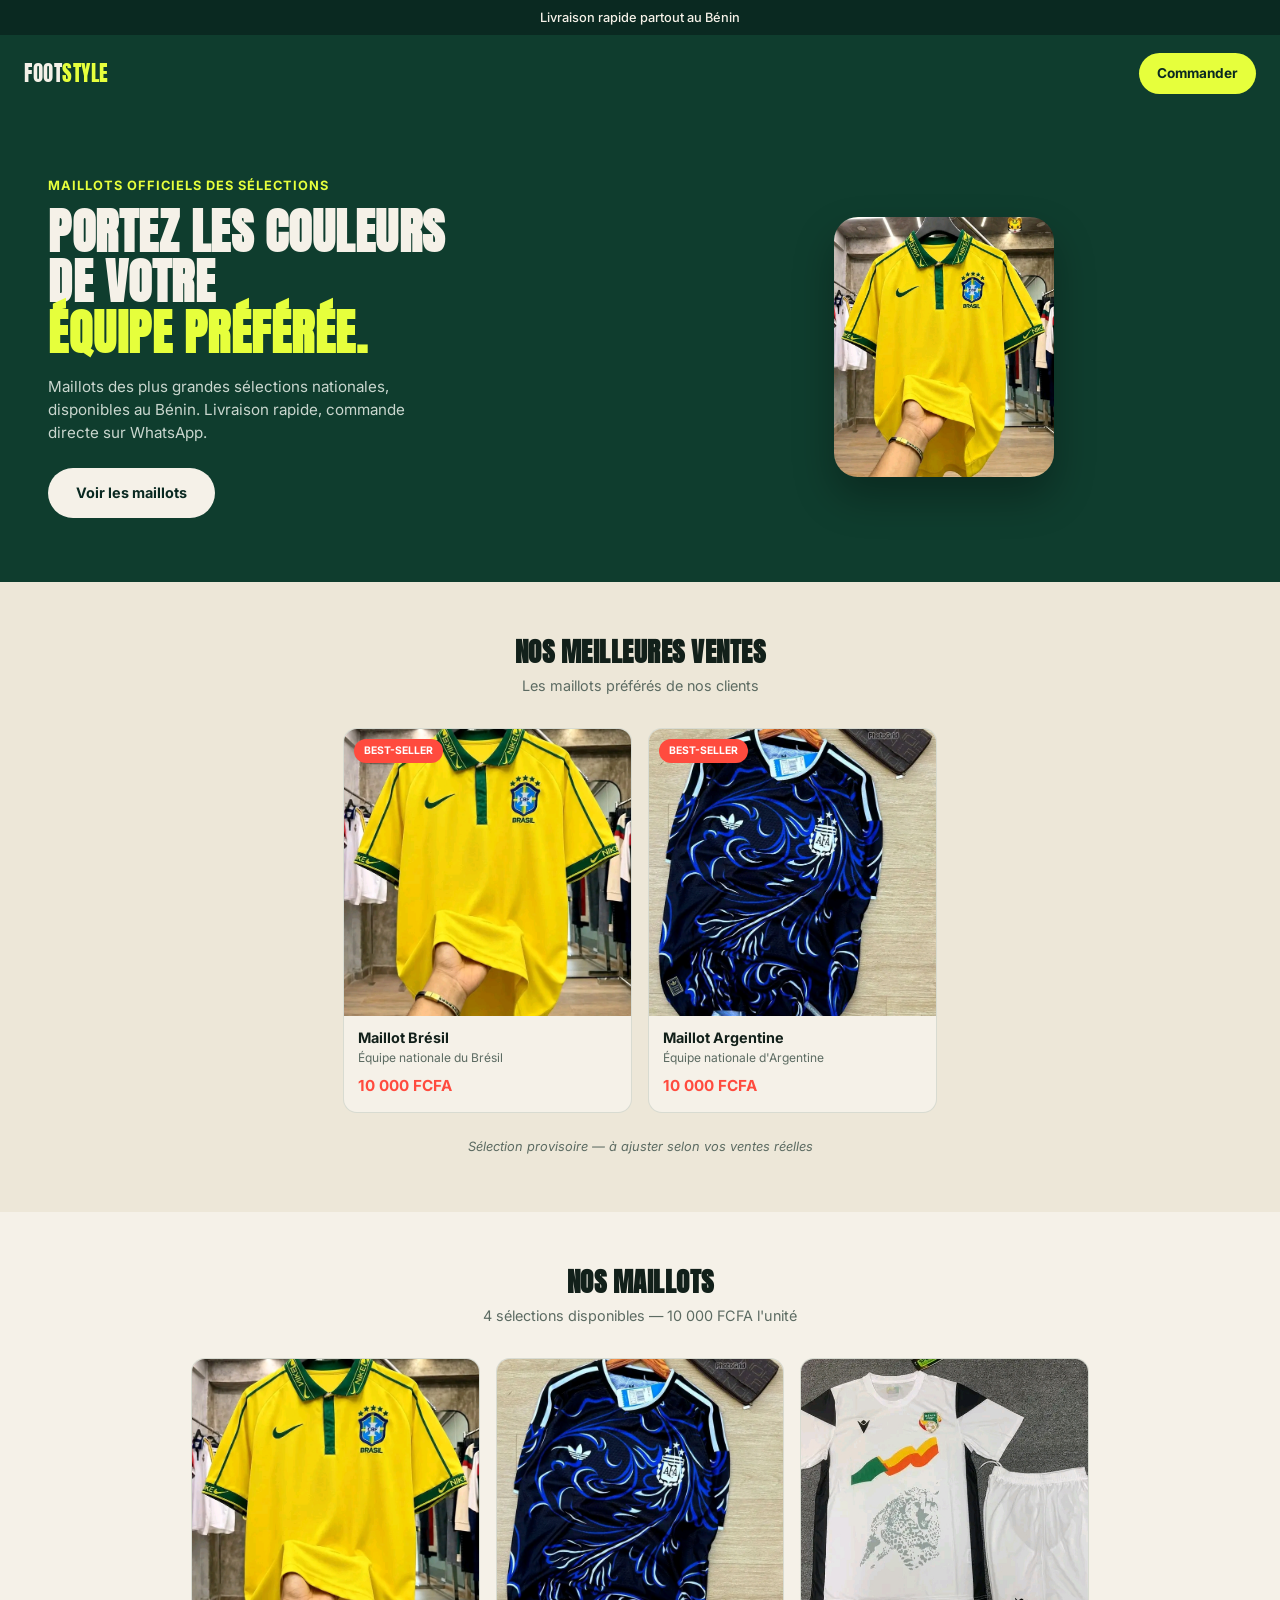
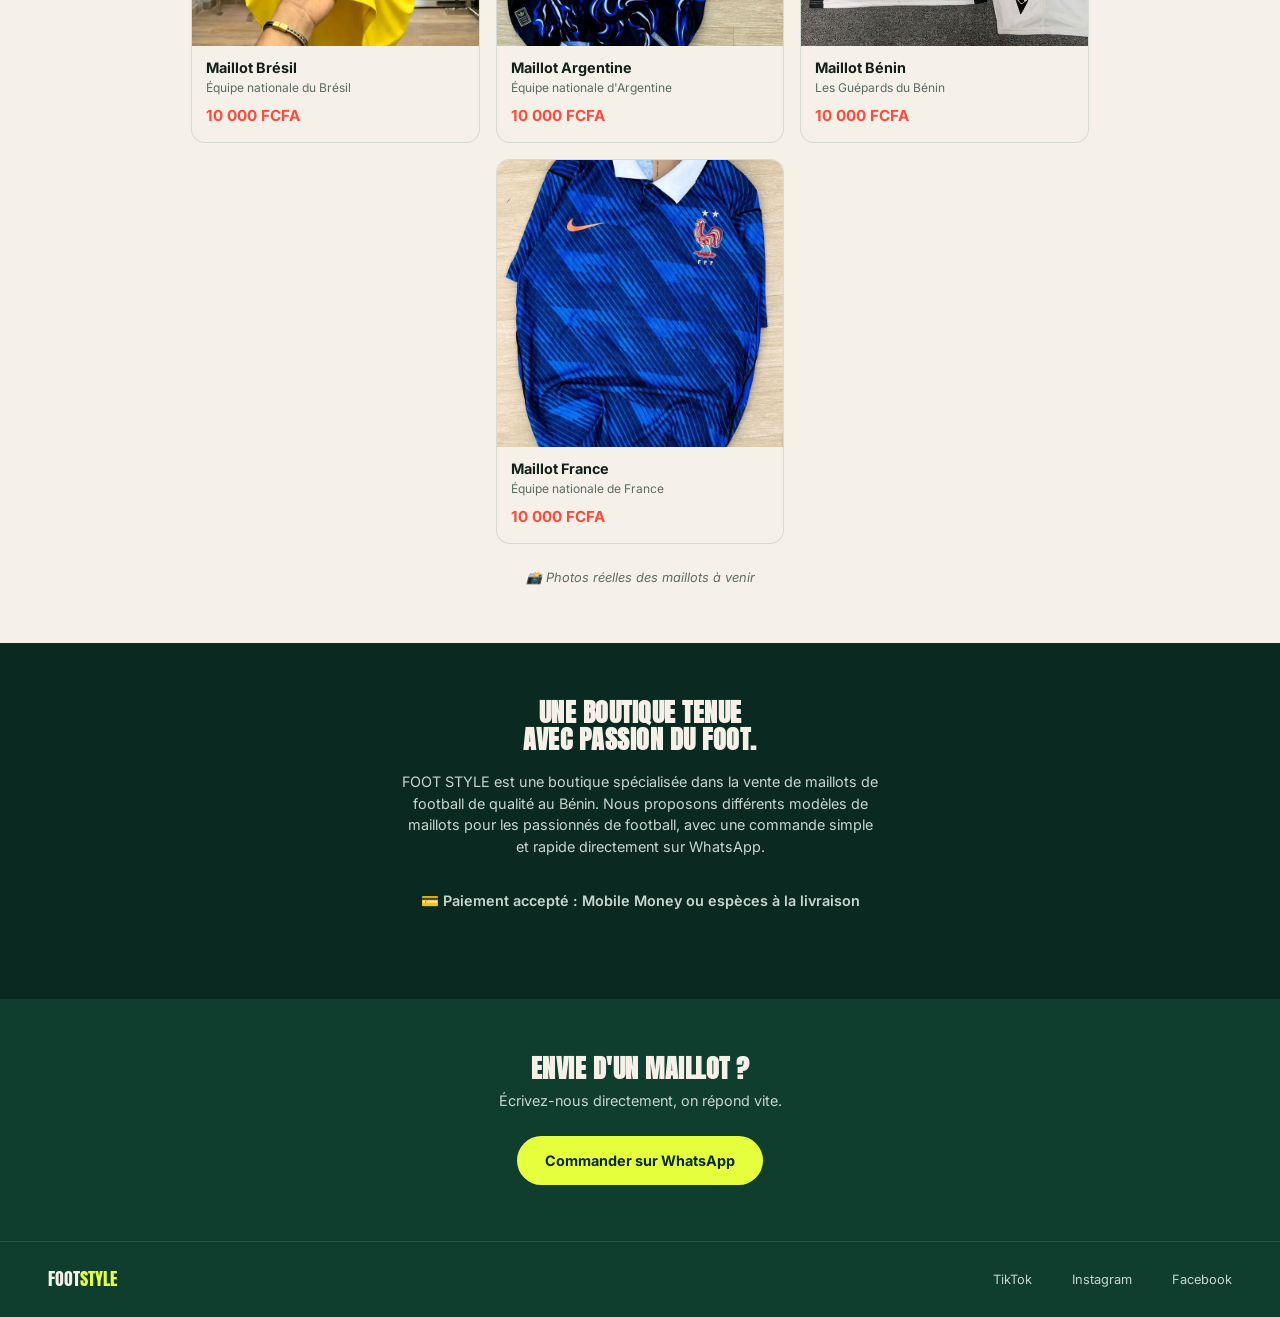
<file: index.html>
<!DOCTYPE html>
<html lang="fr">
<head>
  <meta charset="UTF-8">
  <meta name="viewport" content="width=device-width, initial-scale=1.0">
  <title>Foot Style — Maillots de football au Bénin</title>
  <link rel="preconnect" href="https://fonts.googleapis.com">
  <link href="https://fonts.googleapis.com/css2?family=Anton&family=Inter:wght@400;500;600;700&display=swap" rel="stylesheet">
  <link rel="stylesheet" href="style.css">
</head>
<body>

  <!-- Bandeau annonce -->
  <div class="announce">Livraison rapide partout au Bénin</div>

  <!-- Navigation -->
  <header class="nav">
    <div class="nav-logo">FOOT<span>STYLE</span></div>
    <a href="https://wa.me/2290146393031" class="nav-whatsapp">Commander</a>
  </header>

  <!-- Hero -->
  <section class="hero">
    <div class="hero-text">
      <p class="hero-kicker">Maillots officiels des sélections</p>
      <h1>Portez les couleurs<br>de votre<br><span>équipe préférée.</span></h1>
      <p class="hero-sub">Maillots des plus grandes sélections nationales, disponibles au Bénin. Livraison rapide, commande directe sur WhatsApp.</p>
      <a href="#catalogue" class="hero-cta">Voir les maillots</a>
    </div>
    <div class="hero-visual">
      <img src="bresil.jpg" alt="Maillot Brésil" class="jersey-big-img">
    </div>
  </section>

  <!-- Meilleures ventes -->
  <section class="section bestsellers">
    <div class="section-head">
      <h2>Nos meilleures ventes</h2>
      <p>Les maillots préférés de nos clients</p>
    </div>
    <div class="product-grid">

      <article class="product-card">
        <div class="product-badge">Best-seller</div>
        <img src="bresil.jpg" alt="Maillot Brésil" class="product-image">
        <div class="product-info">
          <h3>Maillot Brésil</h3>
          <p class="product-detail">Équipe nationale du Brésil</p>
          <p class="product-price">10 000 FCFA</p>
        </div>
      </article>

      <article class="product-card">
        <div class="product-badge">Best-seller</div>
        <img src="argentine.jpg" alt="Maillot Argentine" class="product-image">
        <div class="product-info">
          <h3>Maillot Argentine</h3>
          <p class="product-detail">Équipe nationale d'Argentine</p>
          <p class="product-price">10 000 FCFA</p>
        </div>
      </article>

    </div>
    <p class="catalogue-note">Sélection provisoire — à ajuster selon vos ventes réelles</p>
  </section>

  <!-- Catalogue -->
  <section class="section catalogue" id="catalogue">
    <div class="section-head">
      <h2>Nos maillots</h2>
      <p>4 sélections disponibles — 10 000 FCFA l'unité</p>
    </div>
    <div class="product-grid">

      <article class="product-card">
        <img src="bresil.jpg" alt="Maillot Brésil" class="product-image">
        <div class="product-info">
          <h3>Maillot Brésil</h3>
          <p class="product-detail">Équipe nationale du Brésil</p>
          <p class="product-price">10 000 FCFA</p>
        </div>
      </article>

      <article class="product-card">
        <img src="argentine.jpg" alt="Maillot Argentine" class="product-image">
        <div class="product-info">
          <h3>Maillot Argentine</h3>
          <p class="product-detail">Équipe nationale d'Argentine</p>
          <p class="product-price">10 000 FCFA</p>
        </div>
      </article>

      <article class="product-card">
        <img src="benin.jpg" alt="Maillot Bénin" class="product-image">
        <div class="product-info">
          <h3>Maillot Bénin</h3>
          <p class="product-detail">Les Guépards du Bénin</p>
          <p class="product-price">10 000 FCFA</p>
        </div>
      </article>

      <article class="product-card">
        <img src="france.jpg" alt="Maillot France" class="product-image">
        <div class="product-info">
          <h3>Maillot France</h3>
          <p class="product-detail">Équipe nationale de France</p>
          <p class="product-price">10 000 FCFA</p>
        </div>
      </article>

    </div>
    <p class="catalogue-note">📸 Photos réelles des maillots à venir</p>
  </section>

  <!-- À propos -->
  <section class="about">
    <div class="about-content">
      <h2>Une boutique tenue<br>avec passion du foot.</h2>
      <p>FOOT STYLE est une boutique spécialisée dans la vente de maillots de football de qualité au Bénin. Nous proposons différents modèles de maillots pour les passionnés de football, avec une commande simple et rapide directement sur WhatsApp.</p>
      <p class="payment-note">💳 Paiement accepté : Mobile Money ou espèces à la livraison</p>
    </div>
  </section>

  <!-- Footer -->
  <footer class="footer">
    <div class="footer-cta">
      <h2>Envie d'un maillot ?</h2>
      <p>Écrivez-nous directement, on répond vite.</p>
      <a href="https://wa.me/2290146393031" class="footer-whatsapp">Commander sur WhatsApp</a>
    </div>
    <div class="footer-bottom">
      <div class="footer-logo">FOOT<span>STYLE</span></div>
      <div class="footer-social">
        <a href="https://www.tiktok.com/@libre.avant.26ans" target="_blank">TikTok</a>
        <a href="https://www.instagram.com/denis_ari29" target="_blank">Instagram</a>
        <a href="https://www.facebook.com/profile.php?id=61584294372078" target="_blank">Facebook</a>
      </div>
    </div>
  </footer>

</body>
</html>
</file>
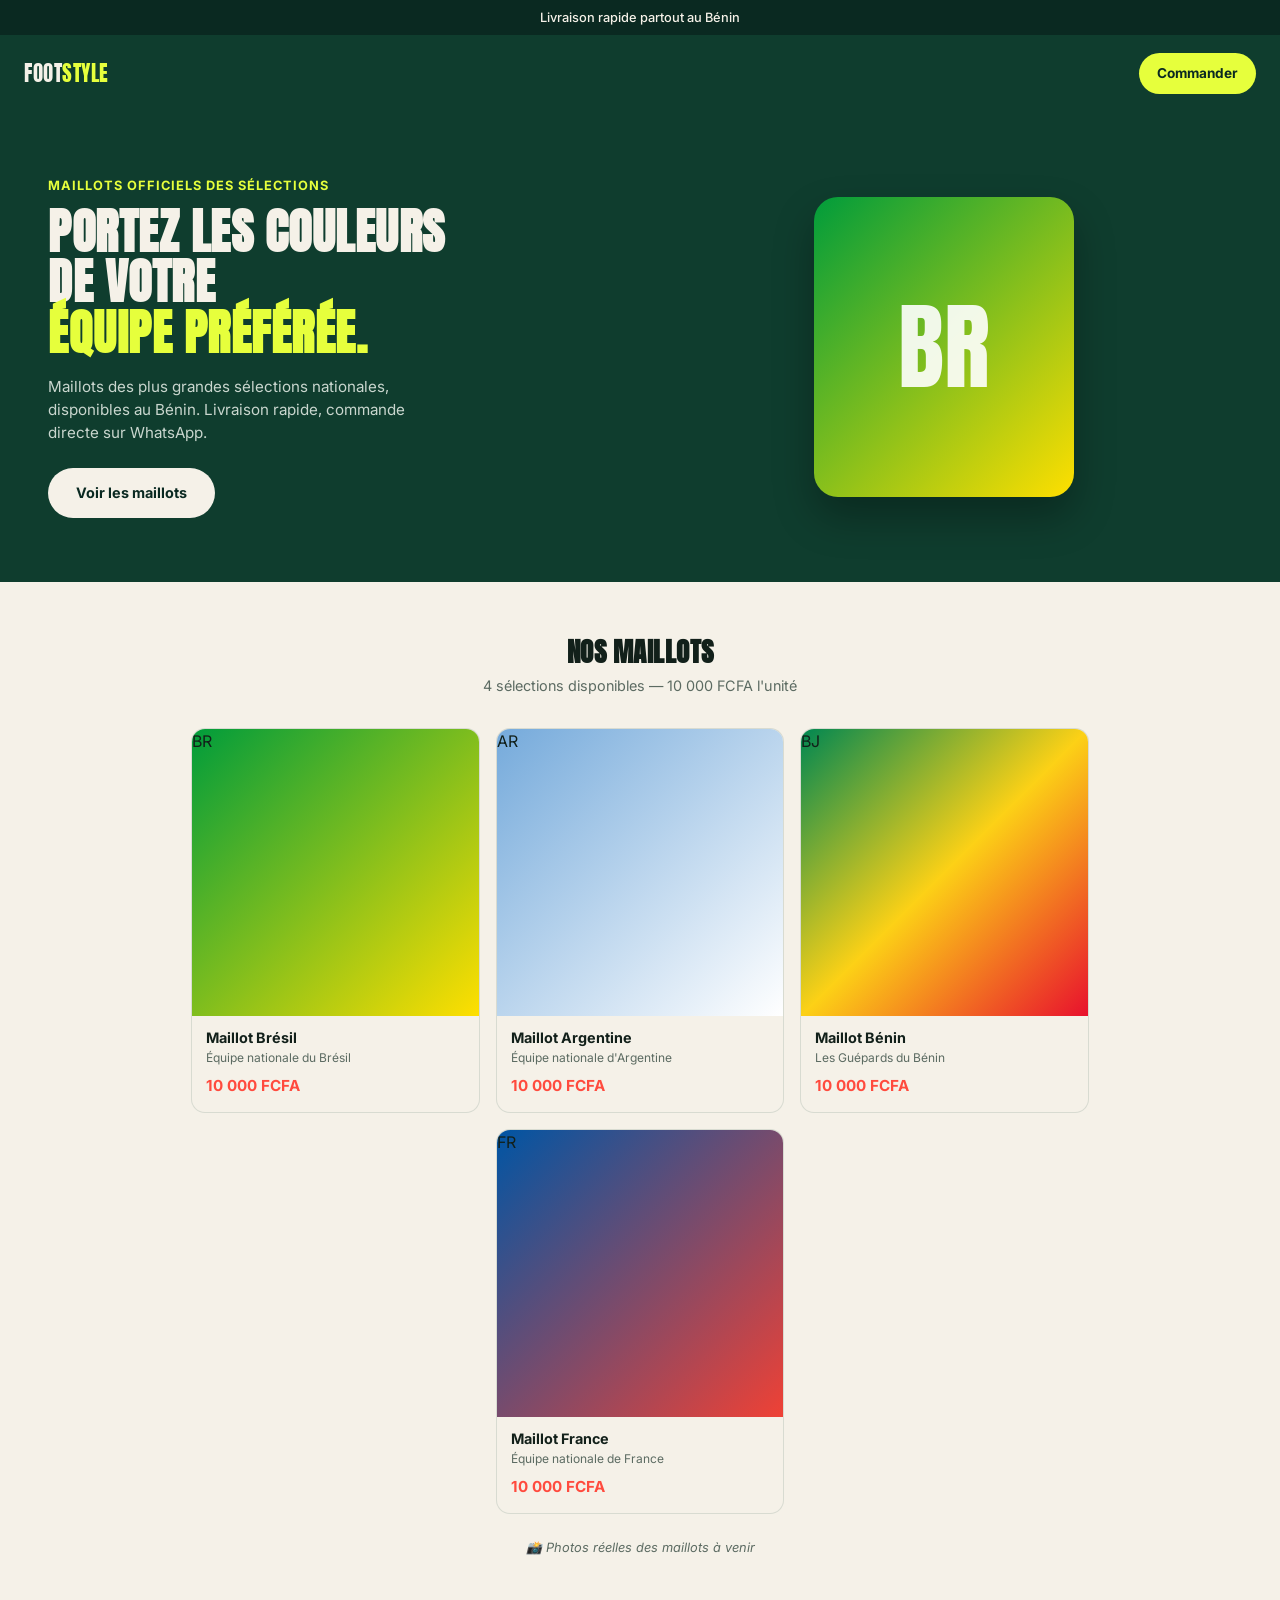
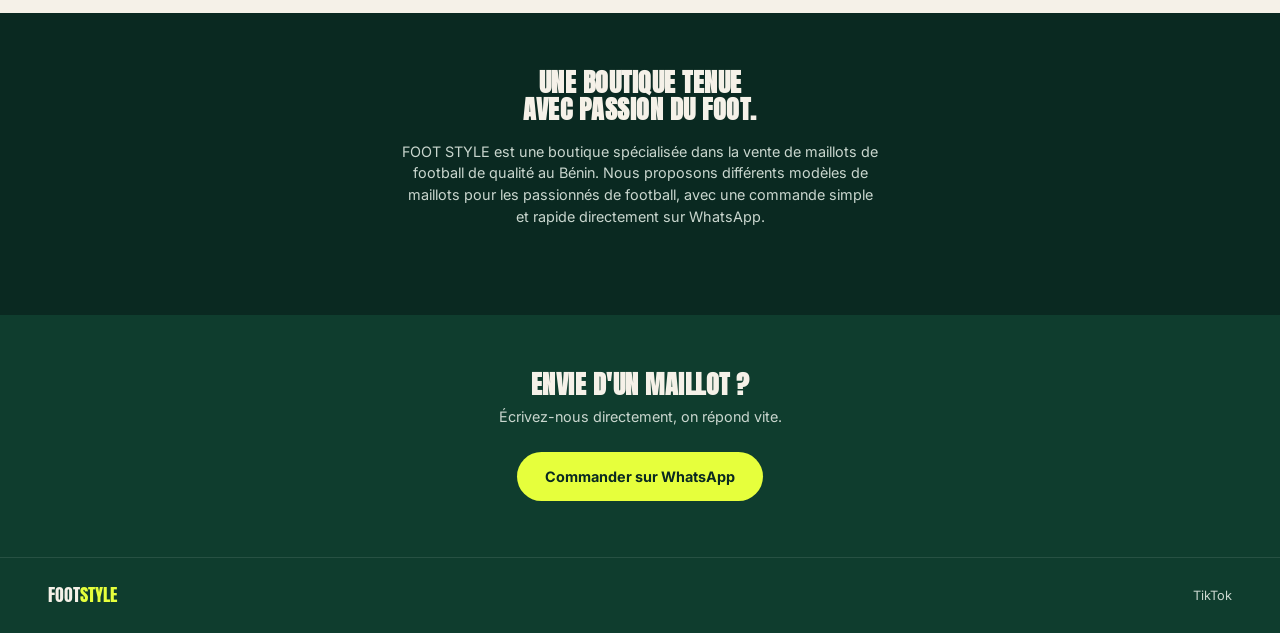
<file: index-5.html>
<!DOCTYPE html>
<html lang="fr">
<head>
  <meta charset="UTF-8">
  <meta name="viewport" content="width=device-width, initial-scale=1.0">
  <title>Foot Style — Maillots de football au Bénin</title>
  <link rel="preconnect" href="https://fonts.googleapis.com">
  <link href="https://fonts.googleapis.com/css2?family=Anton&family=Inter:wght@400;500;600;700&display=swap" rel="stylesheet">
  <link rel="stylesheet" href="style.css">
</head>
<body>

  <!-- Bandeau annonce -->
  <div class="announce">Livraison rapide partout au Bénin</div>

  <!-- Navigation -->
  <header class="nav">
    <div class="nav-logo">FOOT<span>STYLE</span></div>
    <a href="https://wa.me/2290146393031" class="nav-whatsapp">Commander</a>
  </header>

  <!-- Hero -->
  <section class="hero">
    <div class="hero-text">
      <p class="hero-kicker">Maillots officiels des sélections</p>
      <h1>Portez les couleurs<br>de votre<br><span>équipe préférée.</span></h1>
      <p class="hero-sub">Maillots des plus grandes sélections nationales, disponibles au Bénin. Livraison rapide, commande directe sur WhatsApp.</p>
      <a href="#catalogue" class="hero-cta">Voir les maillots</a>
    </div>
    <div class="hero-visual">
      <div class="jersey-big flag-bresil"><span>BR</span></div>
    </div>
  </section>

  <!-- Catalogue -->
  <section class="section catalogue" id="catalogue">
    <div class="section-head">
      <h2>Nos maillots</h2>
      <p>4 sélections disponibles — 10 000 FCFA l'unité</p>
    </div>
    <div class="product-grid">

      <article class="product-card">
        <div class="product-image flag-bresil"><span>BR</span></div>
        <div class="product-info">
          <h3>Maillot Brésil</h3>
          <p class="product-detail">Équipe nationale du Brésil</p>
          <p class="product-price">10 000 FCFA</p>
        </div>
      </article>

      <article class="product-card">
        <div class="product-image flag-argentine"><span>AR</span></div>
        <div class="product-info">
          <h3>Maillot Argentine</h3>
          <p class="product-detail">Équipe nationale d'Argentine</p>
          <p class="product-price">10 000 FCFA</p>
        </div>
      </article>

      <article class="product-card">
        <div class="product-image flag-benin"><span>BJ</span></div>
        <div class="product-info">
          <h3>Maillot Bénin</h3>
          <p class="product-detail">Les Guépards du Bénin</p>
          <p class="product-price">10 000 FCFA</p>
        </div>
      </article>

      <article class="product-card">
        <div class="product-image flag-france"><span>FR</span></div>
        <div class="product-info">
          <h3>Maillot France</h3>
          <p class="product-detail">Équipe nationale de France</p>
          <p class="product-price">10 000 FCFA</p>
        </div>
      </article>

    </div>
    <p class="catalogue-note">📸 Photos réelles des maillots à venir</p>
  </section>

  <!-- À propos -->
  <section class="about">
    <div class="about-content">
      <h2>Une boutique tenue<br>avec passion du foot.</h2>
      <p>FOOT STYLE est une boutique spécialisée dans la vente de maillots de football de qualité au Bénin. Nous proposons différents modèles de maillots pour les passionnés de football, avec une commande simple et rapide directement sur WhatsApp.</p>
    </div>
  </section>

  <!-- Footer -->
  <footer class="footer">
    <div class="footer-cta">
      <h2>Envie d'un maillot ?</h2>
      <p>Écrivez-nous directement, on répond vite.</p>
      <a href="https://wa.me/2290146393031" class="footer-whatsapp">Commander sur WhatsApp</a>
    </div>
    <div class="footer-bottom">
      <div class="footer-logo">FOOT<span>STYLE</span></div>
      <div class="footer-social">
        <a href="https://www.tiktok.com/@libre.avant.26ans" target="_blank">TikTok</a>
      </div>
    </div>
  </footer>

</body>
</html>
</file>
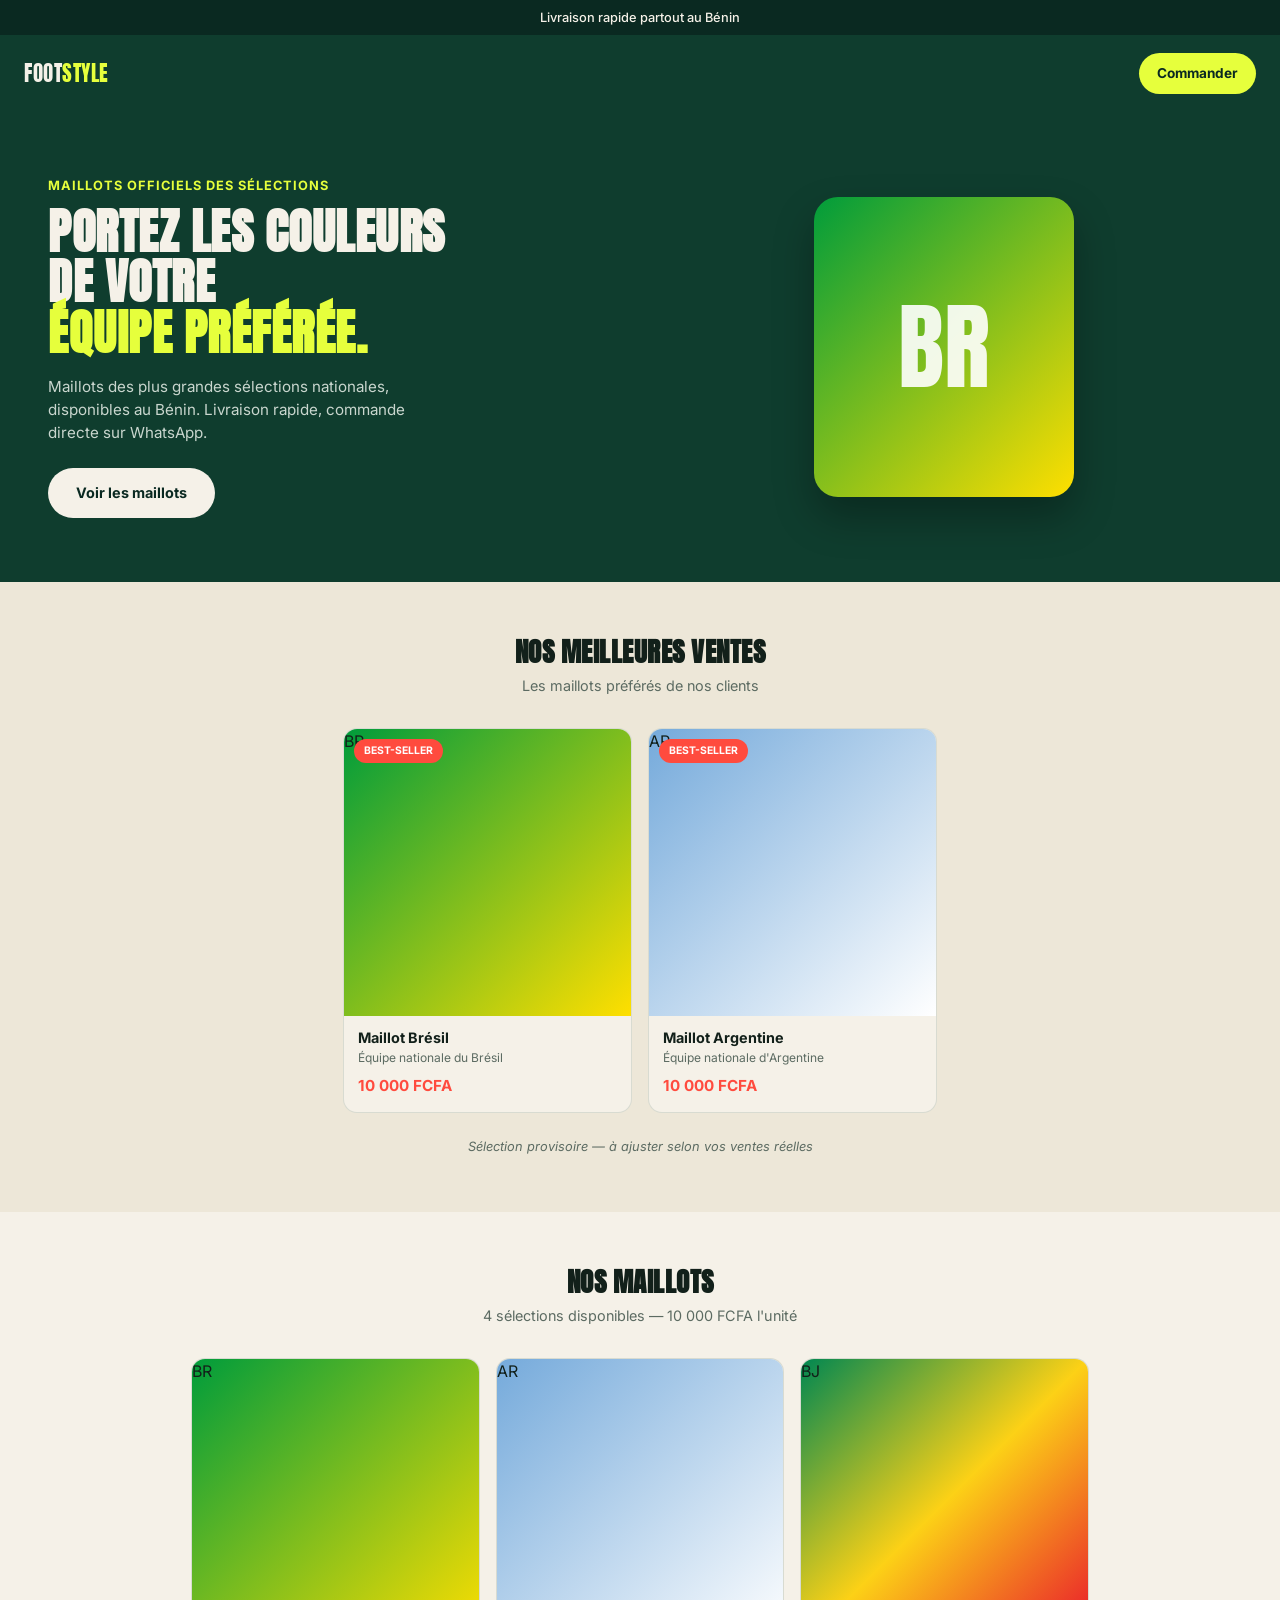
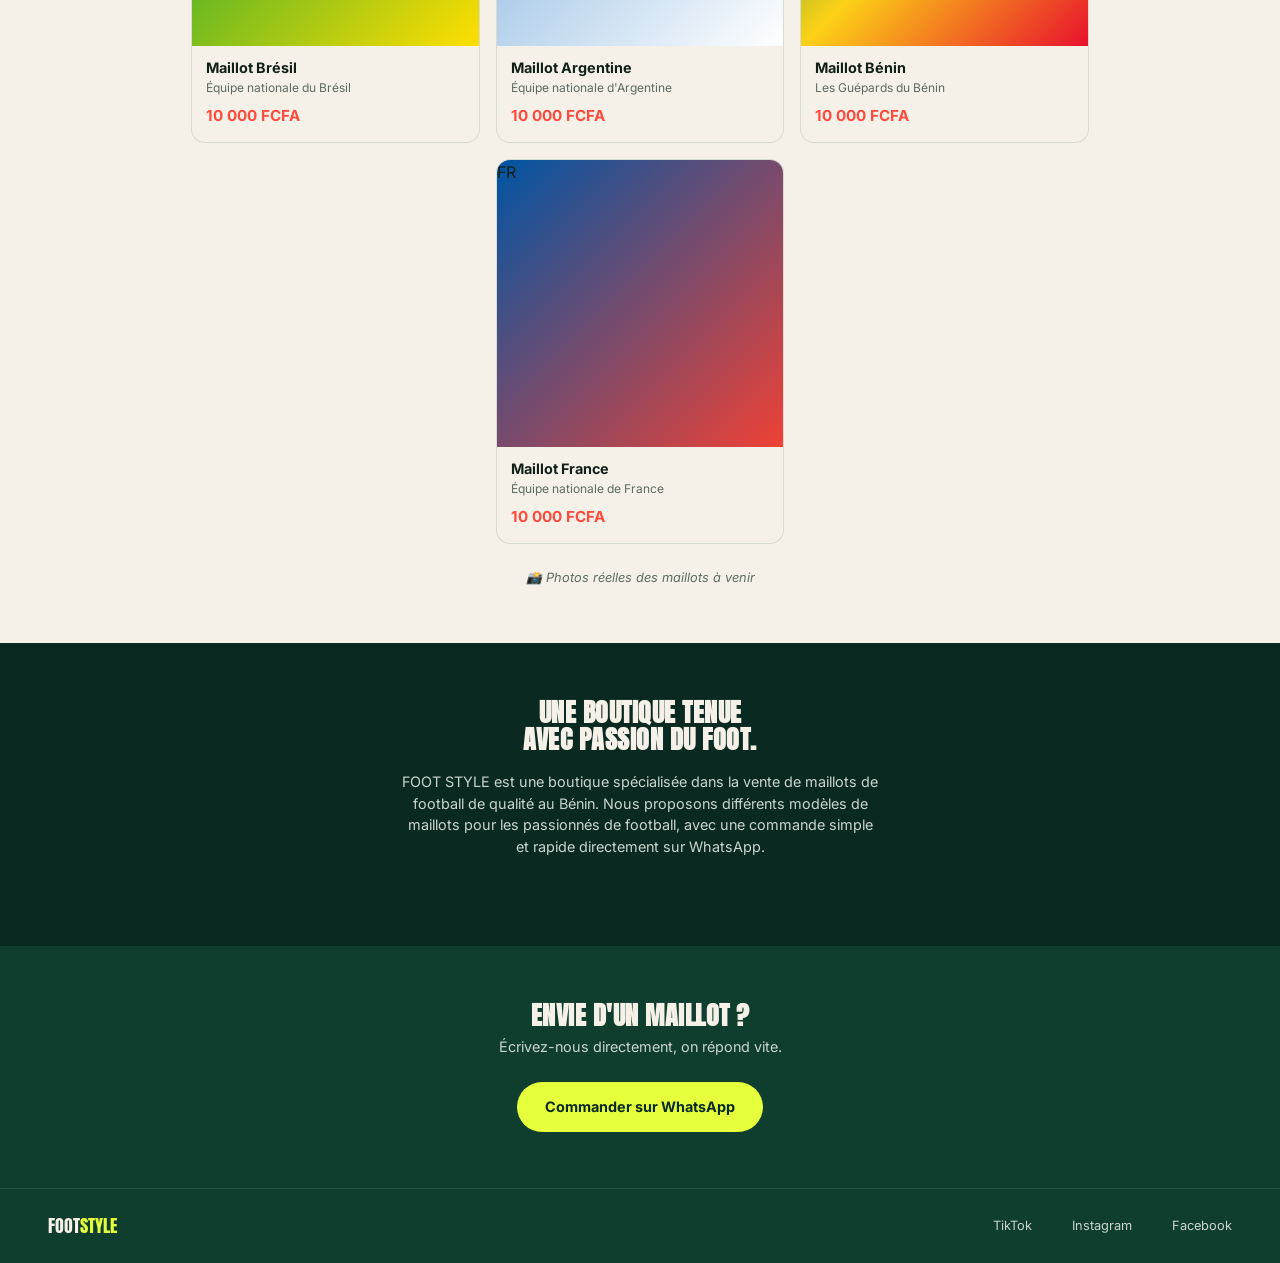
<file: index-6.html>
<!DOCTYPE html>
<html lang="fr">
<head>
  <meta charset="UTF-8">
  <meta name="viewport" content="width=device-width, initial-scale=1.0">
  <title>Foot Style — Maillots de football au Bénin</title>
  <link rel="preconnect" href="https://fonts.googleapis.com">
  <link href="https://fonts.googleapis.com/css2?family=Anton&family=Inter:wght@400;500;600;700&display=swap" rel="stylesheet">
  <link rel="stylesheet" href="style.css">
</head>
<body>

  <!-- Bandeau annonce -->
  <div class="announce">Livraison rapide partout au Bénin</div>

  <!-- Navigation -->
  <header class="nav">
    <div class="nav-logo">FOOT<span>STYLE</span></div>
    <a href="https://wa.me/2290146393031" class="nav-whatsapp">Commander</a>
  </header>

  <!-- Hero -->
  <section class="hero">
    <div class="hero-text">
      <p class="hero-kicker">Maillots officiels des sélections</p>
      <h1>Portez les couleurs<br>de votre<br><span>équipe préférée.</span></h1>
      <p class="hero-sub">Maillots des plus grandes sélections nationales, disponibles au Bénin. Livraison rapide, commande directe sur WhatsApp.</p>
      <a href="#catalogue" class="hero-cta">Voir les maillots</a>
    </div>
    <div class="hero-visual">
      <div class="jersey-big flag-bresil"><span>BR</span></div>
    </div>
  </section>

  <!-- Meilleures ventes -->
  <section class="section bestsellers">
    <div class="section-head">
      <h2>Nos meilleures ventes</h2>
      <p>Les maillots préférés de nos clients</p>
    </div>
    <div class="product-grid">

      <article class="product-card">
        <div class="product-badge">Best-seller</div>
        <div class="product-image flag-bresil"><span>BR</span></div>
        <div class="product-info">
          <h3>Maillot Brésil</h3>
          <p class="product-detail">Équipe nationale du Brésil</p>
          <p class="product-price">10 000 FCFA</p>
        </div>
      </article>

      <article class="product-card">
        <div class="product-badge">Best-seller</div>
        <div class="product-image flag-argentine"><span>AR</span></div>
        <div class="product-info">
          <h3>Maillot Argentine</h3>
          <p class="product-detail">Équipe nationale d'Argentine</p>
          <p class="product-price">10 000 FCFA</p>
        </div>
      </article>

    </div>
    <p class="catalogue-note">Sélection provisoire — à ajuster selon vos ventes réelles</p>
  </section>

  <!-- Catalogue -->
  <section class="section catalogue" id="catalogue">
    <div class="section-head">
      <h2>Nos maillots</h2>
      <p>4 sélections disponibles — 10 000 FCFA l'unité</p>
    </div>
    <div class="product-grid">

      <article class="product-card">
        <div class="product-image flag-bresil"><span>BR</span></div>
        <div class="product-info">
          <h3>Maillot Brésil</h3>
          <p class="product-detail">Équipe nationale du Brésil</p>
          <p class="product-price">10 000 FCFA</p>
        </div>
      </article>

      <article class="product-card">
        <div class="product-image flag-argentine"><span>AR</span></div>
        <div class="product-info">
          <h3>Maillot Argentine</h3>
          <p class="product-detail">Équipe nationale d'Argentine</p>
          <p class="product-price">10 000 FCFA</p>
        </div>
      </article>

      <article class="product-card">
        <div class="product-image flag-benin"><span>BJ</span></div>
        <div class="product-info">
          <h3>Maillot Bénin</h3>
          <p class="product-detail">Les Guépards du Bénin</p>
          <p class="product-price">10 000 FCFA</p>
        </div>
      </article>

      <article class="product-card">
        <div class="product-image flag-france"><span>FR</span></div>
        <div class="product-info">
          <h3>Maillot France</h3>
          <p class="product-detail">Équipe nationale de France</p>
          <p class="product-price">10 000 FCFA</p>
        </div>
      </article>

    </div>
    <p class="catalogue-note">📸 Photos réelles des maillots à venir</p>
  </section>

  <!-- À propos -->
  <section class="about">
    <div class="about-content">
      <h2>Une boutique tenue<br>avec passion du foot.</h2>
      <p>FOOT STYLE est une boutique spécialisée dans la vente de maillots de football de qualité au Bénin. Nous proposons différents modèles de maillots pour les passionnés de football, avec une commande simple et rapide directement sur WhatsApp.</p>
    </div>
  </section>

  <!-- Footer -->
  <footer class="footer">
    <div class="footer-cta">
      <h2>Envie d'un maillot ?</h2>
      <p>Écrivez-nous directement, on répond vite.</p>
      <a href="https://wa.me/2290146393031" class="footer-whatsapp">Commander sur WhatsApp</a>
    </div>
    <div class="footer-bottom">
      <div class="footer-logo">FOOT<span>STYLE</span></div>
      <div class="footer-social">
        <a href="https://www.tiktok.com/@libre.avant.26ans" target="_blank">TikTok</a>
        <a href="https://www.instagram.com/denis_ari29" target="_blank">Instagram</a>
        <a href="https://www.facebook.com/profile.php?id=61584294372078" target="_blank">Facebook</a>
      </div>
    </div>
  </footer>

</body>
</html>
</file>
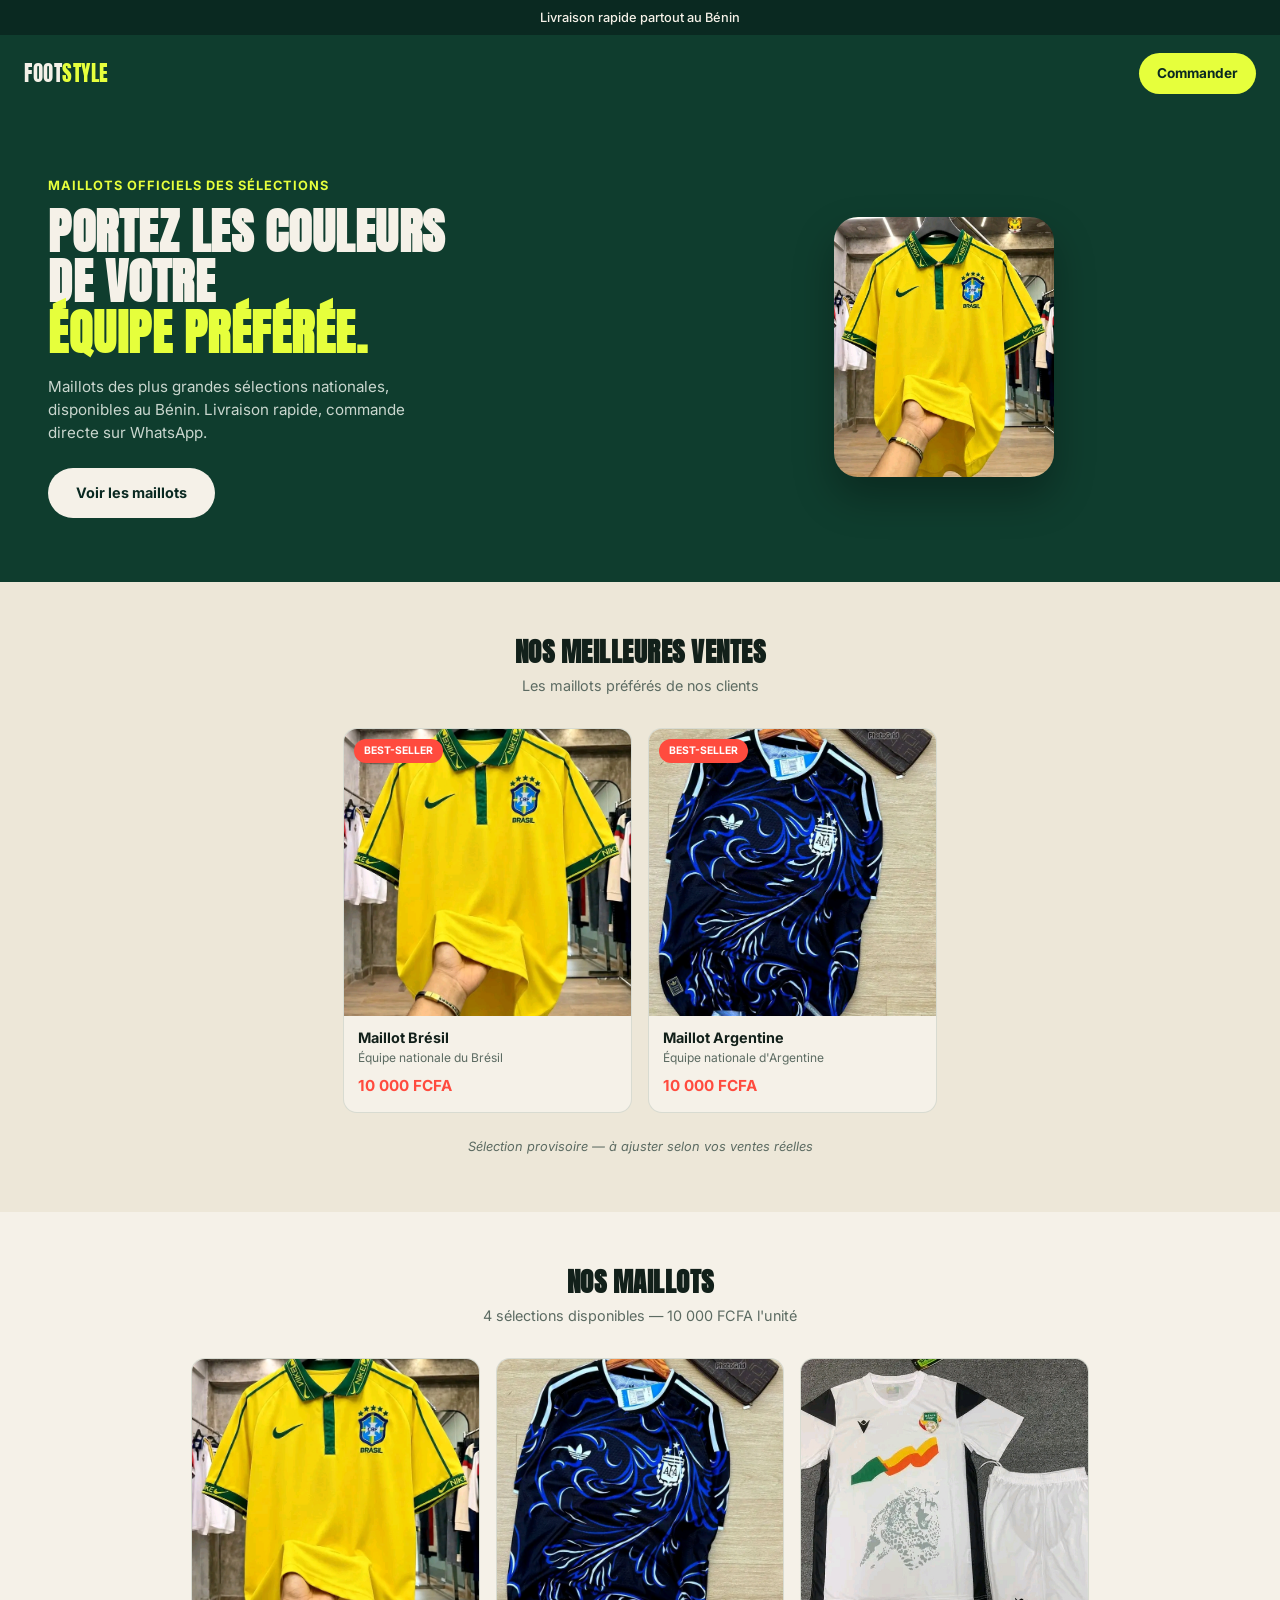
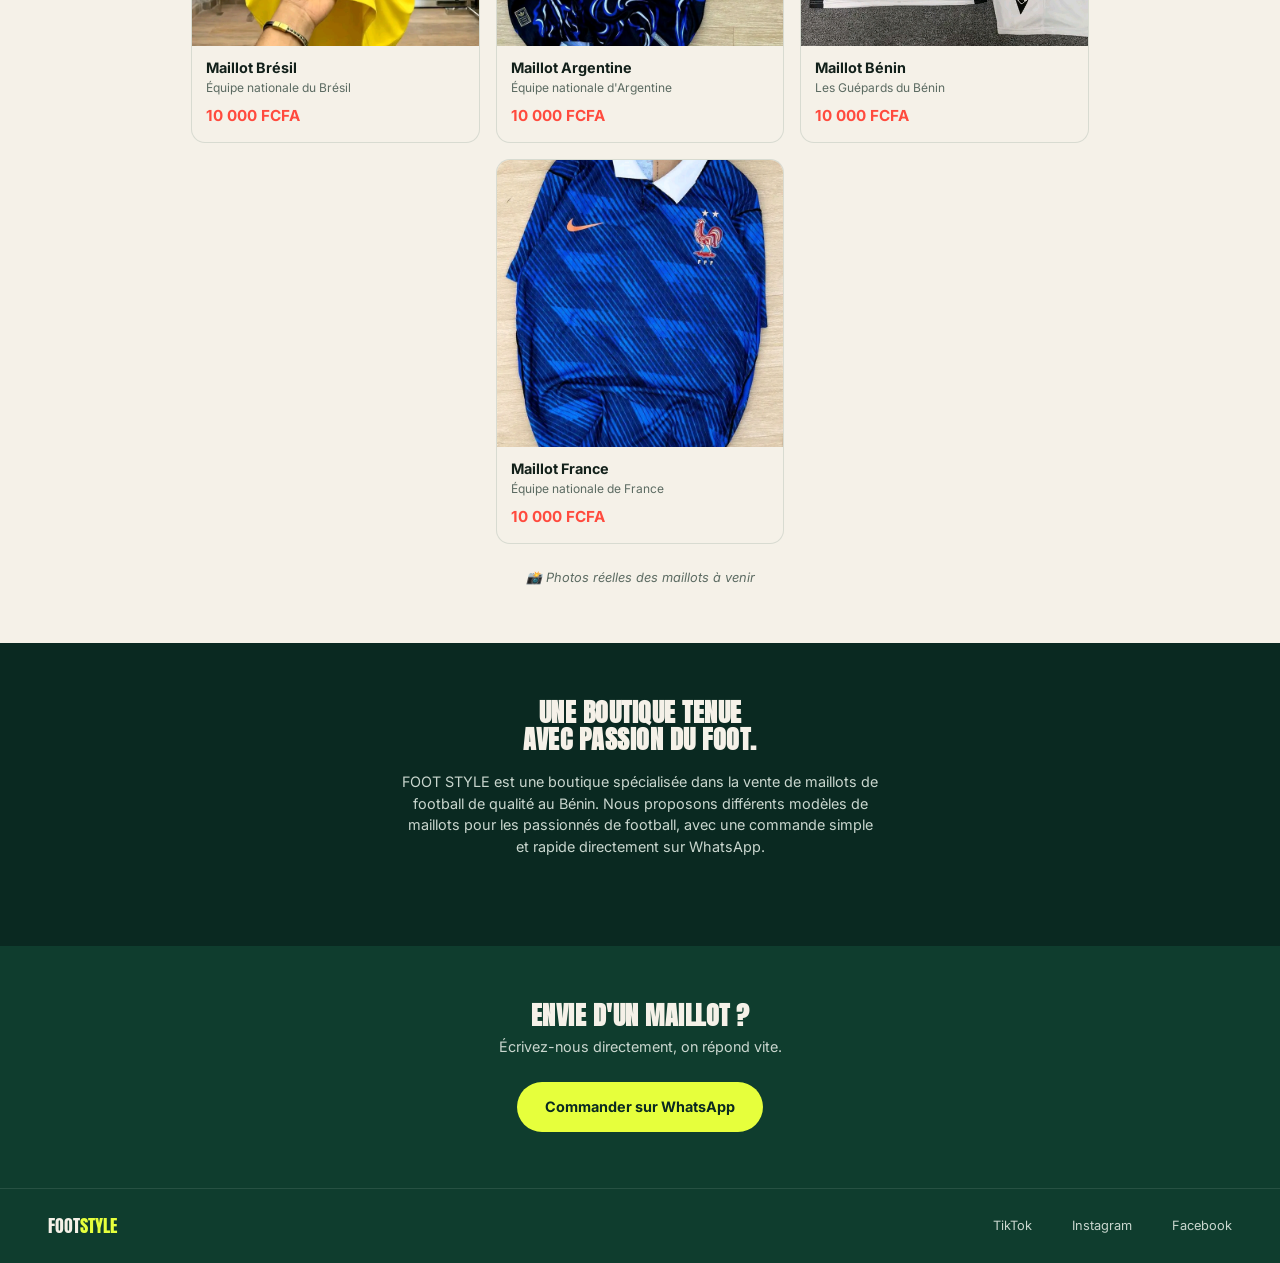
<file: index-7.html>
<!DOCTYPE html>
<html lang="fr">
<head>
  <meta charset="UTF-8">
  <meta name="viewport" content="width=device-width, initial-scale=1.0">
  <title>Foot Style — Maillots de football au Bénin</title>
  <link rel="preconnect" href="https://fonts.googleapis.com">
  <link href="https://fonts.googleapis.com/css2?family=Anton&family=Inter:wght@400;500;600;700&display=swap" rel="stylesheet">
  <link rel="stylesheet" href="style.css">
</head>
<body>

  <!-- Bandeau annonce -->
  <div class="announce">Livraison rapide partout au Bénin</div>

  <!-- Navigation -->
  <header class="nav">
    <div class="nav-logo">FOOT<span>STYLE</span></div>
    <a href="https://wa.me/2290146393031" class="nav-whatsapp">Commander</a>
  </header>

  <!-- Hero -->
  <section class="hero">
    <div class="hero-text">
      <p class="hero-kicker">Maillots officiels des sélections</p>
      <h1>Portez les couleurs<br>de votre<br><span>équipe préférée.</span></h1>
      <p class="hero-sub">Maillots des plus grandes sélections nationales, disponibles au Bénin. Livraison rapide, commande directe sur WhatsApp.</p>
      <a href="#catalogue" class="hero-cta">Voir les maillots</a>
    </div>
    <div class="hero-visual">
      <img src="bresil.jpg" alt="Maillot Brésil" class="jersey-big-img">
    </div>
  </section>

  <!-- Meilleures ventes -->
  <section class="section bestsellers">
    <div class="section-head">
      <h2>Nos meilleures ventes</h2>
      <p>Les maillots préférés de nos clients</p>
    </div>
    <div class="product-grid">

      <article class="product-card">
        <div class="product-badge">Best-seller</div>
        <img src="bresil.jpg" alt="Maillot Brésil" class="product-image">
        <div class="product-info">
          <h3>Maillot Brésil</h3>
          <p class="product-detail">Équipe nationale du Brésil</p>
          <p class="product-price">10 000 FCFA</p>
        </div>
      </article>

      <article class="product-card">
        <div class="product-badge">Best-seller</div>
        <img src="argentine.jpg" alt="Maillot Argentine" class="product-image">
        <div class="product-info">
          <h3>Maillot Argentine</h3>
          <p class="product-detail">Équipe nationale d'Argentine</p>
          <p class="product-price">10 000 FCFA</p>
        </div>
      </article>

    </div>
    <p class="catalogue-note">Sélection provisoire — à ajuster selon vos ventes réelles</p>
  </section>

  <!-- Catalogue -->
  <section class="section catalogue" id="catalogue">
    <div class="section-head">
      <h2>Nos maillots</h2>
      <p>4 sélections disponibles — 10 000 FCFA l'unité</p>
    </div>
    <div class="product-grid">

      <article class="product-card">
        <img src="bresil.jpg" alt="Maillot Brésil" class="product-image">
        <div class="product-info">
          <h3>Maillot Brésil</h3>
          <p class="product-detail">Équipe nationale du Brésil</p>
          <p class="product-price">10 000 FCFA</p>
        </div>
      </article>

      <article class="product-card">
        <img src="argentine.jpg" alt="Maillot Argentine" class="product-image">
        <div class="product-info">
          <h3>Maillot Argentine</h3>
          <p class="product-detail">Équipe nationale d'Argentine</p>
          <p class="product-price">10 000 FCFA</p>
        </div>
      </article>

      <article class="product-card">
        <img src="benin.jpg" alt="Maillot Bénin" class="product-image">
        <div class="product-info">
          <h3>Maillot Bénin</h3>
          <p class="product-detail">Les Guépards du Bénin</p>
          <p class="product-price">10 000 FCFA</p>
        </div>
      </article>

      <article class="product-card">
        <img src="france.jpg" alt="Maillot France" class="product-image">
        <div class="product-info">
          <h3>Maillot France</h3>
          <p class="product-detail">Équipe nationale de France</p>
          <p class="product-price">10 000 FCFA</p>
        </div>
      </article>

    </div>
    <p class="catalogue-note">📸 Photos réelles des maillots à venir</p>
  </section>

  <!-- À propos -->
  <section class="about">
    <div class="about-content">
      <h2>Une boutique tenue<br>avec passion du foot.</h2>
      <p>FOOT STYLE est une boutique spécialisée dans la vente de maillots de football de qualité au Bénin. Nous proposons différents modèles de maillots pour les passionnés de football, avec une commande simple et rapide directement sur WhatsApp.</p>
    </div>
  </section>

  <!-- Footer -->
  <footer class="footer">
    <div class="footer-cta">
      <h2>Envie d'un maillot ?</h2>
      <p>Écrivez-nous directement, on répond vite.</p>
      <a href="https://wa.me/2290146393031" class="footer-whatsapp">Commander sur WhatsApp</a>
    </div>
    <div class="footer-bottom">
      <div class="footer-logo">FOOT<span>STYLE</span></div>
      <div class="footer-social">
        <a href="https://www.tiktok.com/@libre.avant.26ans" target="_blank">TikTok</a>
        <a href="https://www.instagram.com/denis_ari29" target="_blank">Instagram</a>
        <a href="https://www.facebook.com/profile.php?id=61584294372078" target="_blank">Facebook</a>
      </div>
    </div>
  </footer>

</body>
</html>
</file>
<file: style.css>
/* ===== Tokens ===== */
:root {
  --pitch: #0F3D2E;
  --pitch-dark: #0A2921;
  --cream: #F5F1E8;
  --accent: #E6FF3C;
  --price: #FF4B3E;
  --text-dark: #12201A;
  --text-muted: #5C6B62;
}

* { margin: 0; padding: 0; box-sizing: border-box; }

body {
  font-family: 'Inter', sans-serif;
  color: var(--text-dark);
  background: var(--cream);
  line-height: 1.5;
}

h1, h2, h3 {
  font-family: 'Anton', sans-serif;
  text-transform: uppercase;
  letter-spacing: 0.5px;
  line-height: 1.05;
}

a { text-decoration: none; color: inherit; }

/* ===== Bandeau ===== */
.announce {
  background: var(--pitch-dark);
  color: var(--cream);
  text-align: center;
  font-size: 0.8rem;
  padding: 8px;
  font-weight: 500;
}

/* ===== Nav ===== */
.nav {
  display: flex;
  justify-content: space-between;
  align-items: center;
  padding: 18px 24px;
  background: var(--pitch);
}

.nav-logo {
  font-family: 'Anton', sans-serif;
  color: var(--cream);
  font-size: 1.3rem;
  letter-spacing: 0.5px;
}
.nav-logo span { color: var(--accent); }

.nav-whatsapp {
  background: var(--accent);
  color: var(--pitch-dark);
  padding: 10px 18px;
  border-radius: 100px;
  font-weight: 700;
  font-size: 0.85rem;
}

/* ===== Hero ===== */
.hero {
  background: var(--pitch);
  color: var(--cream);
  padding: 48px 24px 64px;
  display: flex;
  flex-direction: column;
  align-items: center;
  text-align: center;
  gap: 32px;
  position: relative;
  overflow: hidden;
}

.hero-kicker {
  color: var(--accent);
  font-weight: 700;
  font-size: 0.8rem;
  text-transform: uppercase;
  letter-spacing: 1px;
  margin-bottom: 12px;
}

.hero h1 {
  font-size: 2.4rem;
  color: var(--cream);
}
.hero h1 span { color: var(--accent); }

.hero-sub {
  margin-top: 18px;
  color: #C9D6CE;
  font-size: 0.95rem;
  max-width: 400px;
}

.hero-cta {
  display: inline-block;
  margin-top: 24px;
  background: var(--cream);
  color: var(--pitch-dark);
  padding: 14px 28px;
  border-radius: 100px;
  font-weight: 700;
  font-size: 0.9rem;
}

.hero-visual {
  width: 100%;
  display: flex;
  justify-content: center;
}

.jersey-big {
  width: 180px;
  height: 200px;
  border-radius: 24px;
  display: flex;
  align-items: center;
  justify-content: center;
  font-family: 'Anton', sans-serif;
  font-size: 4rem;
  color: rgba(255,255,255,0.9);
  box-shadow: 0 20px 40px rgba(0,0,0,0.3);
}

/* Couleurs des drapeaux (en attendant les vraies photos) */
.flag-bresil { background: linear-gradient(135deg, #009C3B, #FFDF00); }
.flag-argentine { background: linear-gradient(135deg, #75AADB, #FFFFFF); color: #12201A; }
.flag-benin { background: linear-gradient(135deg, #008751, #FCD116, #E8112D); }
.flag-france { background: linear-gradient(135deg, #0055A4, #EF4135); }

.catalogue-note {
  text-align: center;
  margin-top: 24px;
  font-size: 0.8rem;
  color: var(--text-muted);
  font-style: italic;
}

/* ===== Sections génériques ===== */
.section { padding: 56px 24px; }

.section-head { text-align: center; margin-bottom: 32px; }
.section-head h2 { font-size: 1.7rem; }
.section-head p { color: var(--text-muted); margin-top: 8px; font-size: 0.9rem; }

.bestsellers { background: #EDE7D8; }

/* ===== Grille produits ===== */
.product-grid {
  display: flex;
  flex-wrap: wrap;
  gap: 16px;
  max-width: 480px;
  margin: 0 auto;
  justify-content: center;
}

.product-card {
  background: var(--cream);
  border: 1px solid rgba(15,61,46,0.12);
  border-radius: 14px;
  overflow: hidden;
  position: relative;
  width: calc(50% - 8px);
}

.product-badge {
  position: absolute;
  top: 10px;
  left: 10px;
  background: var(--price);
  color: white;
  font-size: 0.65rem;
  font-weight: 700;
  padding: 4px 10px;
  border-radius: 100px;
  z-index: 2;
  text-transform: uppercase;
}

.product-image {
  aspect-ratio: 1 / 1;
  width: 100%;
  display: block;
  object-fit: cover;
}

.jersey-big-img {
  width: 220px;
  height: 260px;
  object-fit: cover;
  border-radius: 24px;
  box-shadow: 0 20px 40px rgba(0,0,0,0.3);
}

.product-info { padding: 14px; }

.product-info h3 {
  font-family: 'Inter', sans-serif;
  text-transform: none;
  font-size: 0.9rem;
  font-weight: 700;
  letter-spacing: 0;
  margin-bottom: 4px;
}

.product-detail {
  font-size: 0.75rem;
  color: var(--text-muted);
  margin-bottom: 8px;
}

.product-price {
  font-weight: 700;
  color: var(--price);
  font-size: 0.95rem;
}

/* ===== À propos ===== */
.about {
  background: var(--pitch-dark);
  color: var(--cream);
  padding: 56px 24px;
}

.about-content { max-width: 480px; margin: 0 auto; text-align: center; }

.about h2 { font-size: 1.6rem; margin-bottom: 18px; }

.about p {
  color: #C9D6CE;
  font-size: 0.9rem;
  margin-bottom: 32px;
}

.about-stats {
  display: flex;
  justify-content: space-around;
  border-top: 1px solid rgba(255,255,255,0.15);
  padding-top: 24px;
}

.about-stats strong {
  display: block;
  font-family: 'Anton', sans-serif;
  color: var(--accent);
  font-size: 1.3rem;
}

.about-stats span {
  font-size: 0.7rem;
  color: #A9B8AE;
  text-transform: uppercase;
}

.payment-note {
  margin-top: 20px;
  font-size: 0.85rem;
  color: var(--accent);
  font-weight: 600;
}

/* ===== Footer ===== */
.footer { background: var(--pitch); color: var(--cream); }

.footer-cta {
  text-align: center;
  padding: 56px 24px;
  border-bottom: 1px solid rgba(255,255,255,0.1);
}

.footer-cta h2 { font-size: 1.6rem; margin-bottom: 8px; }
.footer-cta p { color: #C9D6CE; font-size: 0.9rem; margin-bottom: 24px; }

.footer-whatsapp {
  display: inline-block;
  background: var(--accent);
  color: var(--pitch-dark);
  padding: 14px 28px;
  border-radius: 100px;
  font-weight: 700;
  font-size: 0.9rem;
}

.footer-bottom {
  display: flex;
  flex-direction: column;
  align-items: center;
  gap: 16px;
  padding: 24px;
}

.footer-logo {
  font-family: 'Anton', sans-serif;
  font-size: 1.1rem;
}
.footer-logo span { color: var(--accent); }

.footer-social {
  display: flex;
  gap: 20px;
  font-size: 0.8rem;
  color: #C9D6CE;
}

.footer-social a { margin-right: 20px; }
.footer-social a:last-child { margin-right: 0; }

/* ===== Responsive tablette/desktop ===== */
@media (min-width: 640px) {
  .hero { flex-direction: row; text-align: left; padding: 64px 48px; }
  .hero-text { flex: 1; }
  .hero-sub { margin-left: 0; }
  .hero h1 { font-size: 3rem; }
  .hero-visual { flex: 1; }
  .jersey-big { width: 260px; height: 300px; font-size: 6rem; }

  .product-grid { max-width: 900px; }
  .product-card { width: calc(33.333% - 11px); }

  .footer-bottom { flex-direction: row; justify-content: space-between; padding: 24px 48px; }
}
</file>
